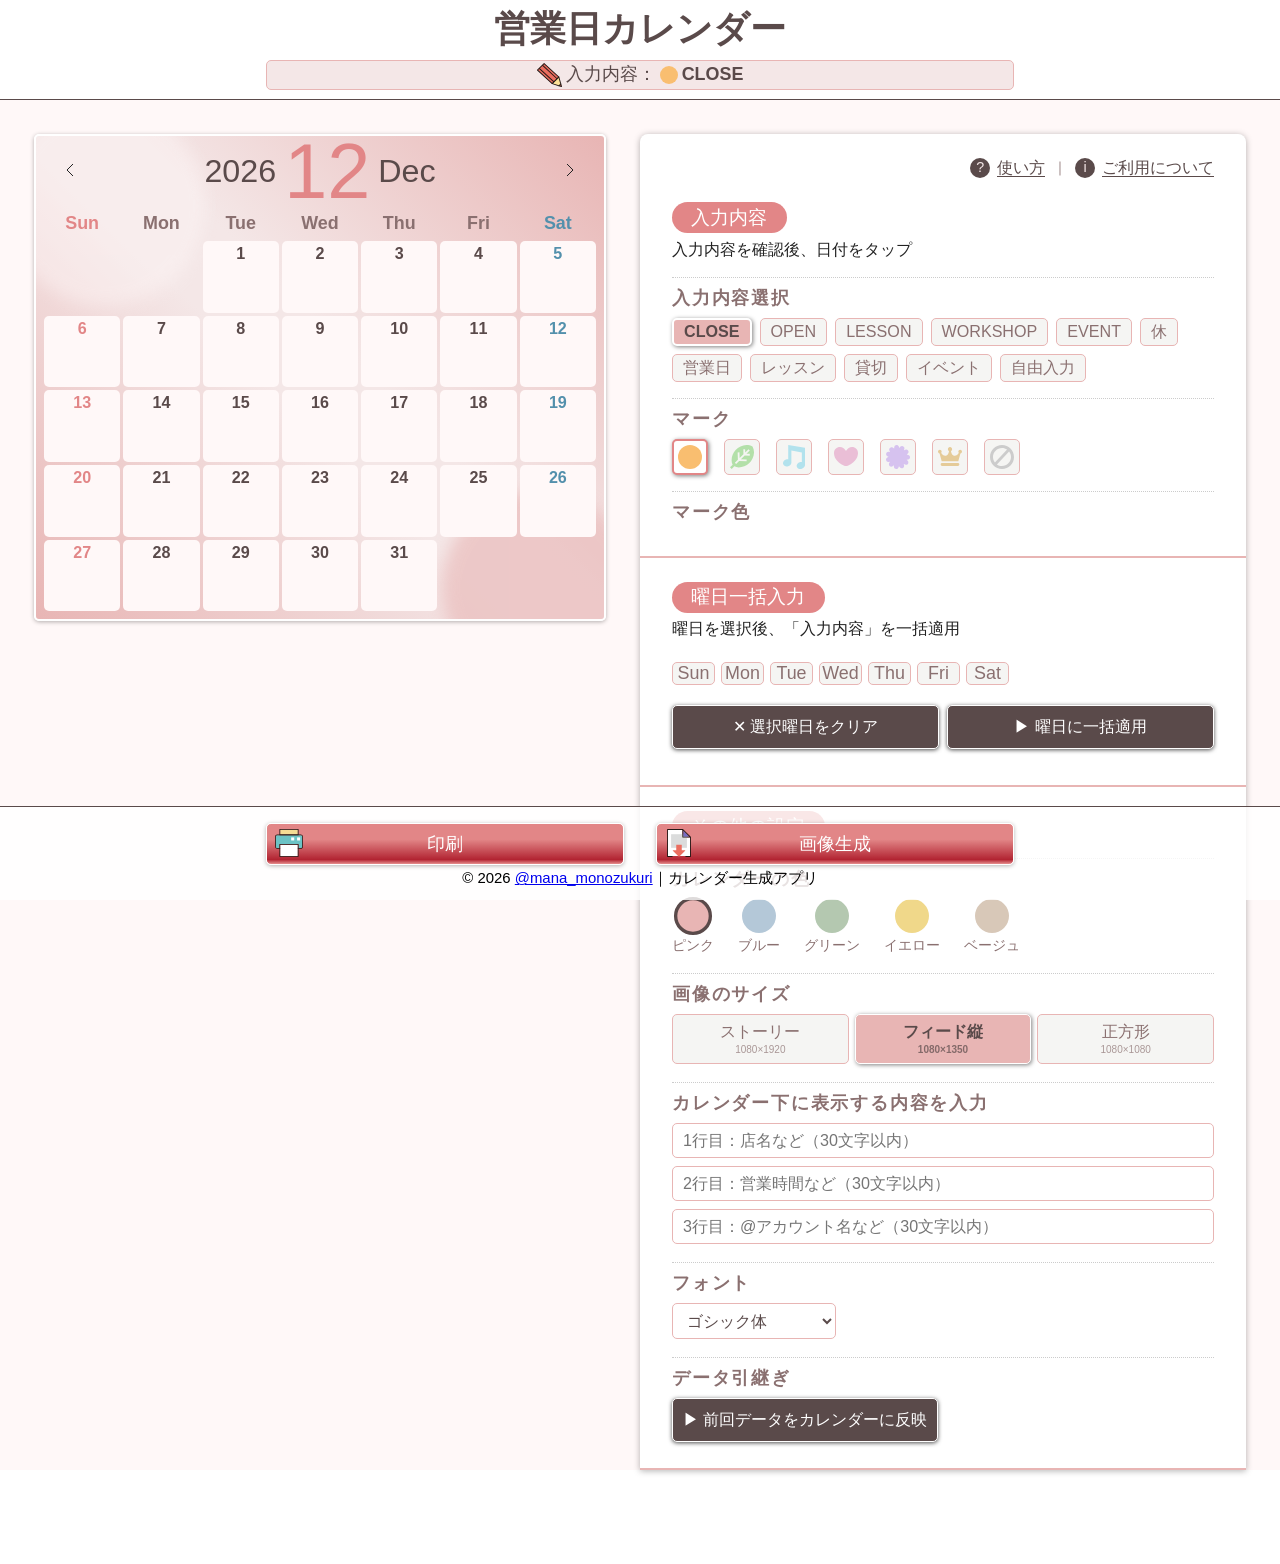
<file: index.html>
<!doctype html>
<html lang="ja">
  <head>
    <meta charset="UTF-8" />
    <meta
      name="viewport"
      content="width=device-width, initial-scale=1.0, viewport-fit=cover"
    />
    <title>
      Instagram用営業日カレンダーを秒速で作成｜店舗・教室向け無料Webアプリ
    </title>

    <meta
      name="description"
      content="店舗・お教室・イベント主催者向け。Instagram投稿用の営業日カレンダー画像を秒速で作成できる無料Webアプリです。ストーリーズ・フィード用サイズにも対応。印刷用データとしても利用できます。"
    />

    <meta
      property="og:title"
      content="Instagram用営業日カレンダーを秒速で作成｜店舗・教室向け無料Webアプリ"
    />
    <meta
      property="og:description"
      content="店舗・お教室・イベント主催者向け。Instagram投稿用の営業日カレンダー画像を秒速で作成できる無料Webアプリです。ストーリーズ・フィード用サイズにも対応。印刷用データとしても利用できます。"
    />
    <meta property="og:type" content="website" />
    <meta
      property="og:url"
      content="https://manauiux.github.io/calendar-app/"
    />
    <meta
      property="og:image"
      content="https://manauiux.github.io/calendar-app/img/ogp-image.jpg"
    />

    <meta
      property="og:site_name"
      content="Instagram用営業日カレンダーを秒速で作成｜店舗・教室向け無料Webアプリ"
    />
    <meta name="twitter:card" content="summary_large_image" />
    <meta
      name="twitter:title"
      content="Instagram用営業日カレンダーを秒速で作成｜店舗・教室向け無料Webアプリ"
    />
    <meta
      name="twitter:description"
      content="店舗・お教室・イベント主催者向け。Instagram投稿用の営業日カレンダー画像を秒速で作成できる無料Webアプリです。ストーリーズ・フィード用サイズにも対応。印刷用データとしても利用できます。"
    />
    <meta
      name="twitter:image"
      content="https://manauiux.github.io/calendar-app/img/ogp-image.jpg"
    />
    <meta name="robots" content="index,follow,max-image-preview:large" />

    <link rel="canonical" href="https://manauiux.github.io/calendar-app/" />
    <link rel="icon" type="image/png" href="favicon-96x96.png" sizes="96x96" />
    <link rel="icon" type="image/svg+xml" href="favicon.svg" />
    <link rel="shortcut icon" href="favicon.ico" />
    <link rel="apple-touch-icon" sizes="180x180" href="apple-touch-icon.png" />
    <link rel="manifest" href="site.webmanifest" />
    <link rel="stylesheet" href="css/calender.css" />

    <script type="application/ld+json">
      {
        "@context": "https://schema.org",
        "@type": "WebApplication",
        "name": "インスタ用営業日カレンダー作成アプリ",
        "url": "https://manauiux.github.io/calendar-app/",
        "description": "店舗・お教室・イベント主催者向け。Instagram投稿用の営業日カレンダー画像を秒速で作成できる無料Webアプリです。ストーリーズ・フィード用サイズにも対応。印刷用データとしても利用できます。",
        "applicationCategory": "Productivity",
        "operatingSystem": "All",
        "image": "https://manauiux.github.io/calendar-app/img/ogp-image.jpg",
        "offers": {
          "@type": "Offer",
          "price": "0",
          "priceCurrency": "JPY"
        }
      }
    </script>
  </head>

  <body>
    <header>
      <h1>営業日カレンダー</h1>
      <p class="current-sel">
        <img
          class="icon-pencil"
          src="img/pencil.svg"
          alt=""
          width="24"
          height="24"
        />
        入力内容：
        <span class="sel-dot" id="selDot"></span>
        <span id="selText">定休日</span>
      </p>
    </header>
    <main class="app" id="app">
      <div class="split_left">
        <!-- CALENDAR -->
        <div class="cal-wrap">
          <div class="cal-nav">
            <button class="cal-nav-btn" onclick="changeMonth(-1)">
              <img src="img/back.svg" alt="前月" />
            </button>
            <div class="cal-month" id="calMonth">
              <span class="year">年</span>
              <span class="month-num">月</span>
              <span class="month-name">month name</span>
            </div>
            <button class="cal-nav-btn" onclick="changeMonth(1)">
              <img src="img/next.svg" alt="次月" />
            </button>
          </div>
          <div class="cal-grid" id="calGrid"></div>
        </div>
        <div class="cal-footer" id="calFooter" hidden></div>
      </div>
      <div class="spit_right">
        <section id="input_area01">
          <p class="howbtn">
            <span class="howbtn-icon">? </span><a href="how.html">使い方</a>
            <span class="howbtn-sep" aria-hidden="true">｜</span
            ><span class="howbtn-icon">i</span
            ><a href="guideline.html">ご利用について</a>
          </p>
          <h2><span>入力内容</span>入力内容を確認後、日付をタップ</h2>
          <!-- ITEM SELECTION -->
          <article class="section">
            <h3 class="sec-label">入力内容選択</h3>
            <div class="chip-row" id="chipRow"></div>
            <input
              class="custom-input"
              id="customInput"
              type="text"
              placeholder="表示するテキストを入力（最大6文字）"
              maxlength="6"
            />
            <h3 class="sec-label marktype">マーク</h3>
            <div class="mark-row" id="markRow"></div>
            <h3 class="sec-label markcolor">マーク色</h3>
            <div class="dot-row" id="dotRow"></div>
          </article>
        </section>
        <section id="input_area02">
          <h2><span>曜日一括入力</span>曜日を選択後、「入力内容」を一括適用</h2>
          <!-- BULK -->
          <div class="bulk-section">
            <div class="bulk-dow-row" id="bulkRow"></div>
            <div class="bulk-actions">
              <button class="bulk-clear-btn" onclick="clearBulk()">
                ✕ 選択曜日をクリア
              </button>
              <button class="bulk-apply-btn" onclick="applyBulk()">
                ▶ 曜日に一括適用
              </button>
            </div>
          </div>
        </section>
        <section id="input_area03">
          <h2><span>その他の設定</span></h2>
          <!-- THEME -->
          <div class="section">
            <h3 class="sec-label">カレンダーの色</h3>
            <div class="theme-row" id="themeRow"></div>
          </div>

          <!-- SIZE -->
          <div class="section">
            <h3 class="sec-label">画像のサイズ</h3>
            <div class="size-row">
              <button
                class="size-btn"
                data-size="story"
                onclick="setSize('story', this)"
              >
                ストーリー<br /><span style="font-size: 10px; opacity: 0.7"
                  >1080×1920</span
                >
              </button>
              <button
                class="size-btn active"
                data-size="feed"
                onclick="setSize('feed', this)"
              >
                フィード縦<br /><span style="font-size: 10px; opacity: 0.7"
                  >1080×1350</span
                >
              </button>
              <button
                class="size-btn"
                data-size="sq"
                onclick="setSize('sq', this)"
              >
                正方形<br /><span style="font-size: 10px; opacity: 0.7"
                  >1080×1080</span
                >
              </button>
            </div>
          </div>

          <!-- LOGO -->
          <div class="section">
            <h3 class="sec-label">カレンダー下に表示する内容を入力</h3>
            <div class="input-row">
              <input
                class="text-in"
                id="logoText"
                placeholder="1行目：店名など（30文字以内）"
                maxlength="30"
              />
              <input
                class="text-in"
                id="logoText02"
                placeholder="2行目：営業時間など（30文字以内）"
                maxlength="30"
              />
              <input
                class="text-in"
                id="accountText"
                placeholder="3行目：@アカウント名など（30文字以内）"
                maxlength="30"
              />
            </div>
          </div>

          <!-- FONT -->
          <div class="section">
            <h3 class="sec-label">フォント</h3>
            <select class="text-in" id="fontSel">
              <option value="'Noto Sans JP',sans-serif">ゴシック体</option>
              <option value="'Shippori Mincho',serif">明朝体</option>
              <option value="Georgia,serif">英字（Georgia）</option>
            </select>
          </div>
          <div class="section">
            <h3 class="sec-label">データ引継ぎ</h3>
            <button class="restore-btn" onclick="restoreData()">
              ▶ 前回データをカレンダーに反映
            </button>
          </div>
        </section>
      </div>
    </main>
    <footer>
      <button type="button" class="print-btn" onclick="printCalendar()">
        印刷
      </button>
      <button type="button" class="export-btn" onclick="exportImage()">
        画像生成
      </button>
      <small
        >&copy; 2026
        <a href="https://www.instagram.com/mana_monozukuri/" target="_blank"
          >@mana_monozukuri</a
        >｜カレンダー生成アプリ</small
      >
    </footer>
    <div class="print-area" id="printArea">
      <img id="printImg" alt="カレンダー印刷用画像" />
    </div>

    <div class="modal-bg" id="modalBg">
      <div class="modal">
        <button
          type="button"
          class="modal-x"
          aria-label="閉じる"
          onclick="closeModal()"
        >
          ×
        </button>
        <h3>📸 画像生成完了！！</h3>
        <img id="exportImg" class="export-img" alt="生成されたカレンダー画像" />

        <div class="modal-hint">
          <b>📱 iPhone / iPad</b>：画像を<b>長押し</b>→「写真に保存」<br />
          <b>🤖 Android</b>：画像を<b>長押し</b>→「画像をダウンロード」<br />
          <b>💻 PC</b>：画像を<b>右クリック</b>→「名前を付けて画像を保存」
        </div>
        <button type="button" class="modal-close" onclick="closeModal()">
          <span> × </span>閉じる
        </button>
      </div>
    </div>

    <script src="js/theme.js" defer></script>
    <script src="js/calender.js" defer></script>
  </body>
</html>
</file>
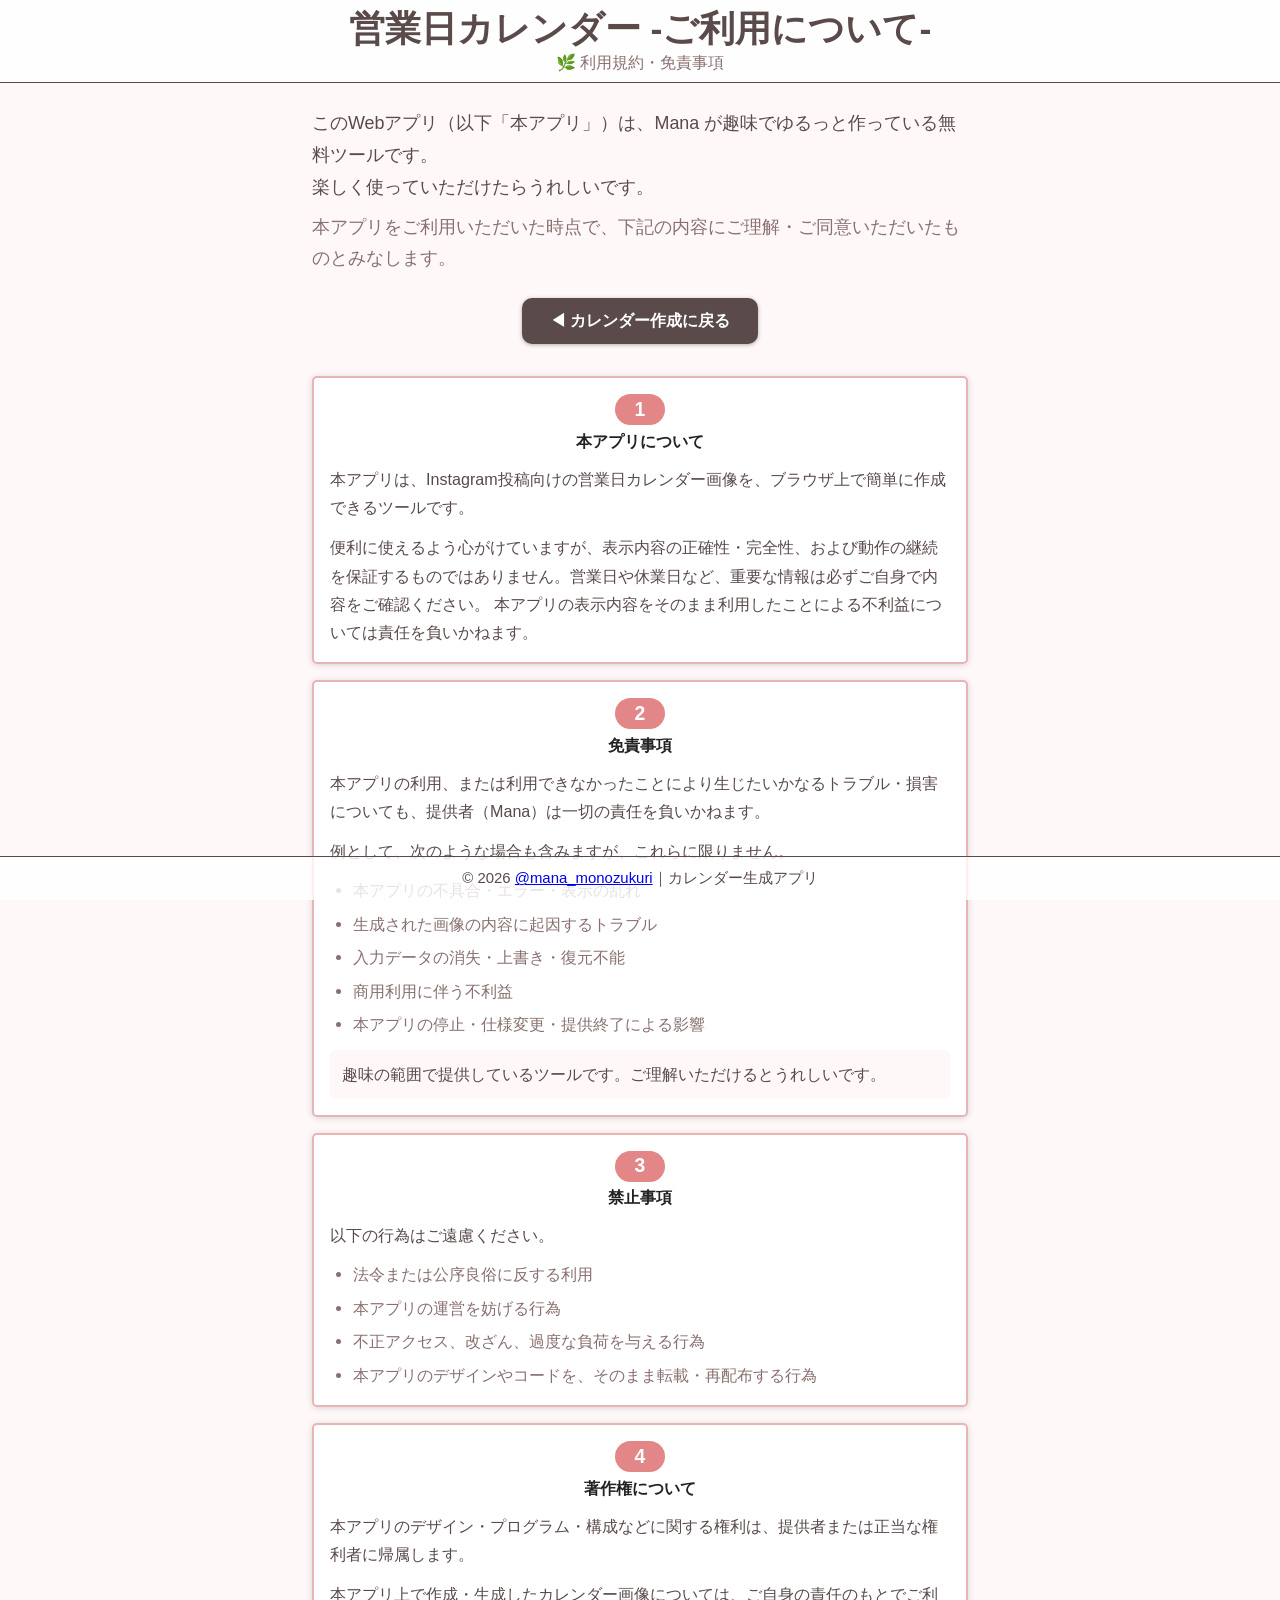
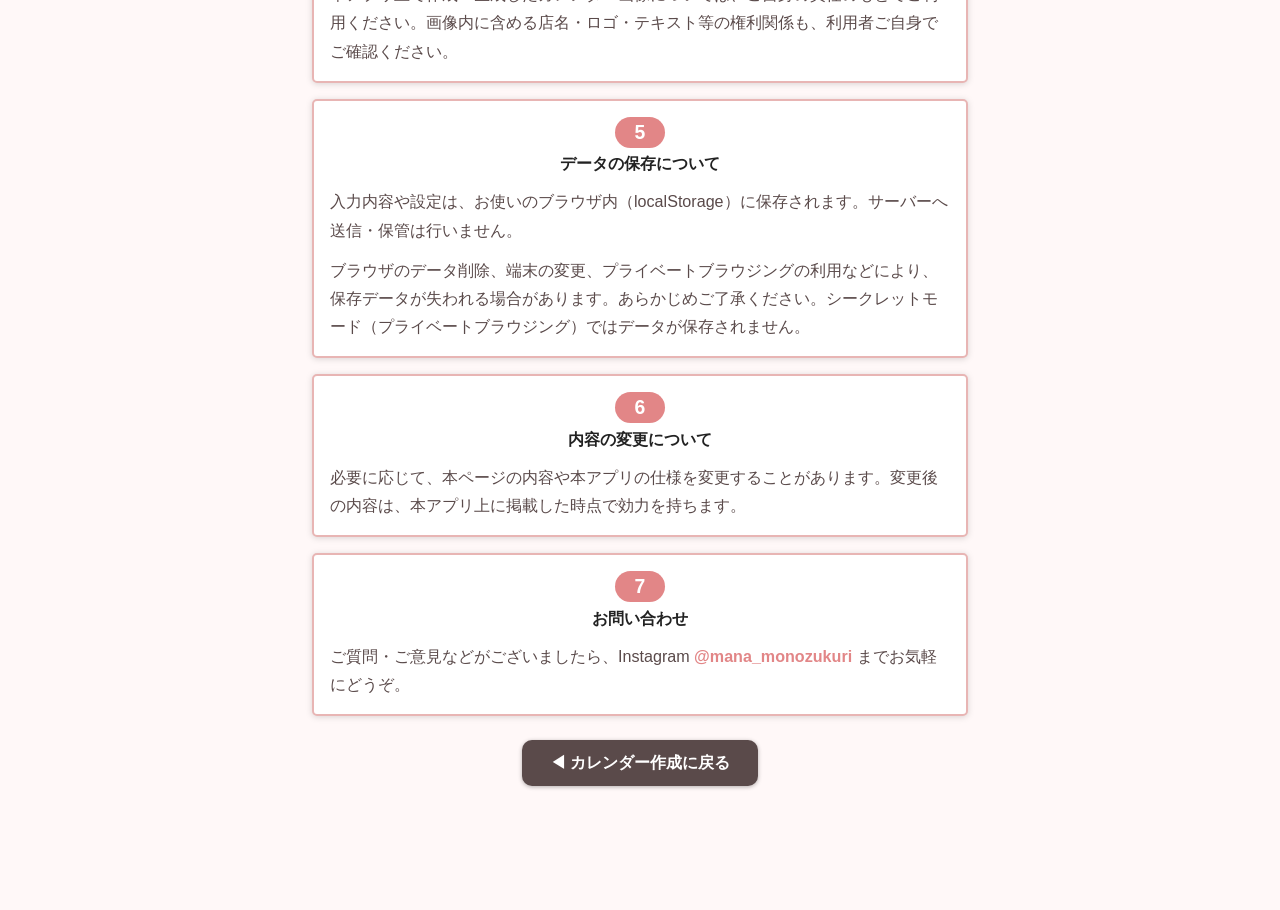
<file: guideline.html>
<!doctype html>
<html lang="ja">
  <head>
    <meta charset="UTF-8" />
    <meta
      name="viewport"
      content="width=device-width, initial-scale=1.0, viewport-fit=cover"
    />
    <title>ご利用にあたって｜Instagram用営業日カレンダー作成アプリ</title>
    <meta
      name="description"
      content="Instagram用営業日カレンダー作成アプリのご利用規約・免責事項など。無料Webアプリの利用条件をご確認ください。"
    />
    <link rel="icon" type="image/png" href="favicon-96x96.png" sizes="96x96" />
    <link rel="icon" type="image/svg+xml" href="favicon.svg" />
    <link rel="shortcut icon" href="favicon.ico" />
    <link rel="apple-touch-icon" sizes="180x180" href="apple-touch-icon.png" />
    <link rel="stylesheet" href="css/calender.css" />
    <link rel="stylesheet" href="css/guideline.css" />
  </head>

  <body>
    <script src="js/theme.js"></script>
    <header>
      <h1>営業日カレンダー -ご利用について-</h1>
      <p class="guide-header-sub">🌿 利用規約・免責事項</p>
    </header>

    <main class="guide-page">
      <p class="guide-lead">
        このWebアプリ（以下「本アプリ」）は、Mana
        が趣味でゆるっと作っている無料ツールです。<br />
        楽しく使っていただけたらうれしいです。
      </p>
      <p class="guide-lead-note">
        本アプリをご利用いただいた時点で、下記の内容にご理解・ご同意いただいたものとみなします。
      </p>

      <div class="guide-cta-top">
        <a class="guide-cta-btn" href="index.html">◀ カレンダー作成に戻る</a>
      </div>

      <section class="guide-section" id="about">
        <h2><span>1</span>本アプリについて</h2>
        <p>
          本アプリは、Instagram投稿向けの営業日カレンダー画像を、ブラウザ上で簡単に作成できるツールです。
        </p>
        <p>
          便利に使えるよう心がけていますが、表示内容の正確性・完全性、および動作の継続を保証するものではありません。営業日や休業日など、重要な情報は必ずご自身で内容をご確認ください。
          本アプリの表示内容をそのまま利用したことによる不利益については責任を負いかねます。
        </p>
      </section>

      <section class="guide-section" id="disclaimer">
        <h2><span>2</span>免責事項</h2>
        <p>
          本アプリの利用、または利用できなかったことにより生じたいかなるトラブル・損害についても、提供者（Mana）は一切の責任を負いかねます。
        </p>
        <p>例として、次のような場合も含みますが、これらに限りません。</p>
        <ul class="guide-list">
          <li>本アプリの不具合・エラー・表示の乱れ</li>
          <li>生成された画像の内容に起因するトラブル</li>
          <li>入力データの消失・上書き・復元不能</li>
          <li>商用利用に伴う不利益</li>
          <li>本アプリの停止・仕様変更・提供終了による影響</li>
        </ul>
        <p class="guide-note">
          趣味の範囲で提供しているツールです。ご理解いただけるとうれしいです。
        </p>
      </section>

      <section class="guide-section" id="prohibited">
        <h2><span>3</span>禁止事項</h2>
        <p>以下の行為はご遠慮ください。</p>
        <ul class="guide-list">
          <li>法令または公序良俗に反する利用</li>
          <li>本アプリの運営を妨げる行為</li>
          <li>不正アクセス、改ざん、過度な負荷を与える行為</li>
          <li>本アプリのデザインやコードを、そのまま転載・再配布する行為</li>
        </ul>
      </section>

      <section class="guide-section" id="copyright">
        <h2><span>4</span>著作権について</h2>
        <p>
          本アプリのデザイン・プログラム・構成などに関する権利は、提供者または正当な権利者に帰属します。
        </p>
        <p>
          本アプリ上で作成・生成したカレンダー画像については、ご自身の責任のもとでご利用ください。画像内に含める店名・ロゴ・テキスト等の権利関係も、利用者ご自身でご確認ください。
        </p>
      </section>

      <section class="guide-section" id="data">
        <h2><span>5</span>データの保存について</h2>
        <p>
          入力内容や設定は、お使いのブラウザ内（localStorage）に保存されます。サーバーへ送信・保管は行いません。
        </p>
        <p>
          ブラウザのデータ削除、端末の変更、プライベートブラウジングの利用などにより、保存データが失われる場合があります。あらかじめご了承ください。シークレットモード（プライベートブラウジング）ではデータが保存されません。
        </p>
      </section>

      <section class="guide-section" id="changes">
        <h2><span>6</span>内容の変更について</h2>
        <p>
          必要に応じて、本ページの内容や本アプリの仕様を変更することがあります。変更後の内容は、本アプリ上に掲載した時点で効力を持ちます。
        </p>
      </section>

      <section class="guide-section guide-contact" id="contact">
        <h2><span>7</span>お問い合わせ</h2>
        <p>
          ご質問・ご意見などがございましたら、Instagram
          <a
            href="https://www.instagram.com/mana_monozukuri/"
            target="_blank"
            rel="noopener noreferrer"
            >@mana_monozukuri</a
          >
          までお気軽にどうぞ。
        </p>
      </section>

      <div class="guide-cta-top">
        <a class="guide-cta-btn" href="index.html">◀ カレンダー作成に戻る</a>
      </div>
    </main>

    <footer>
      <small
        >&copy; 2026
        <a
          href="https://www.instagram.com/mana_monozukuri/"
          target="_blank"
          rel="noopener noreferrer"
          >@mana_monozukuri</a
        >｜カレンダー生成アプリ</small
      >
    </footer>
  </body>
</html>
</file>
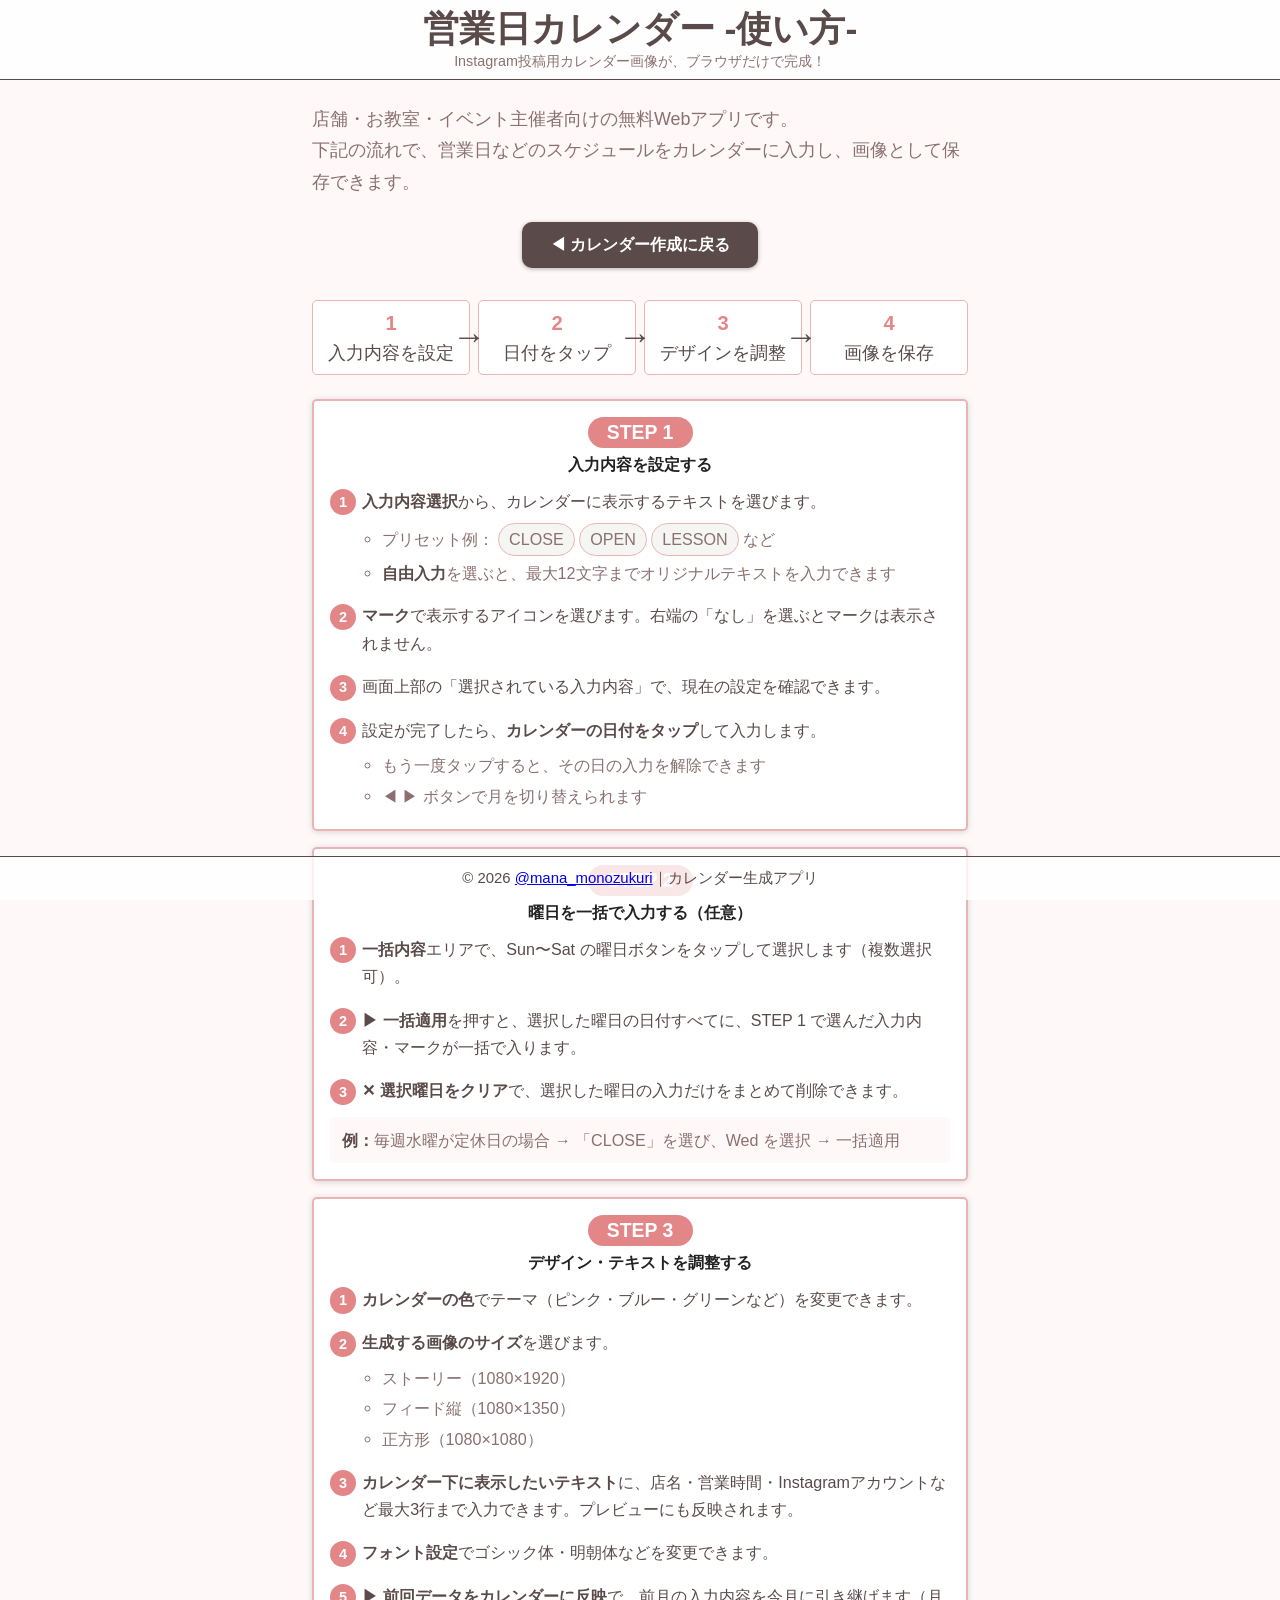
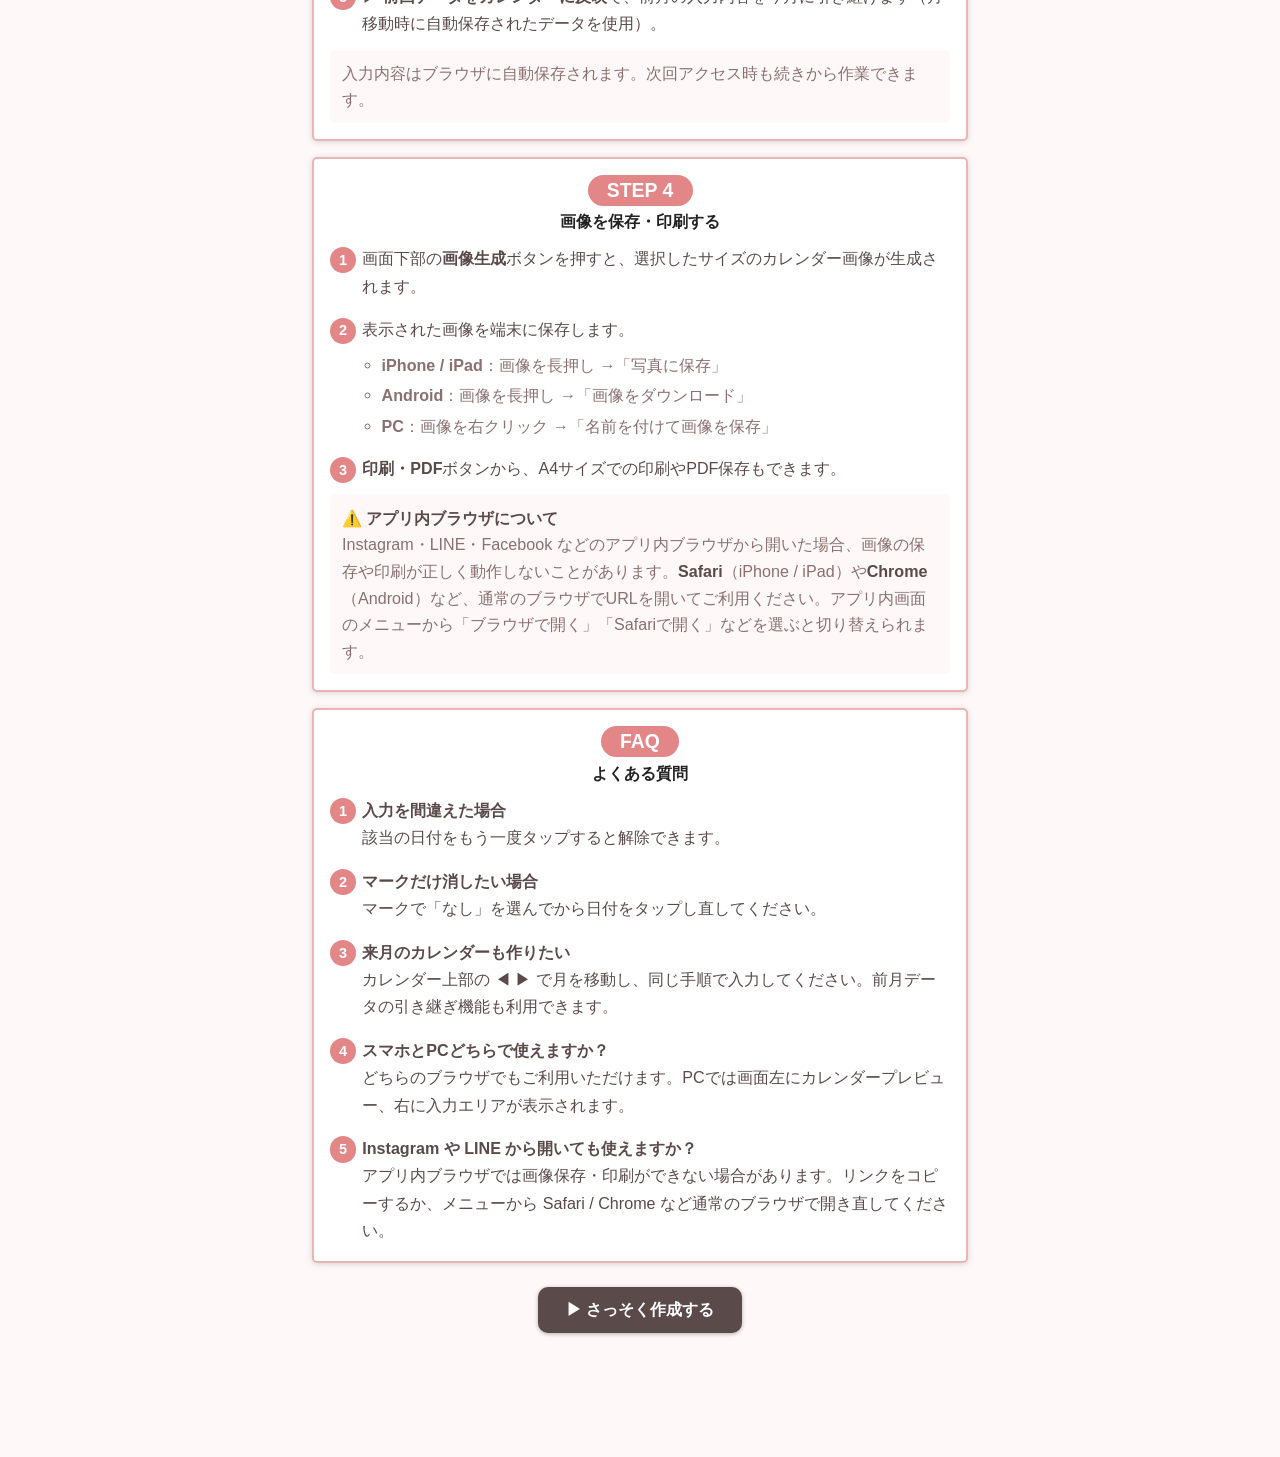
<file: how.html>
<!doctype html>
<html lang="ja">
  <head>
    <meta charset="UTF-8" />
    <meta name="viewport" content="width=device-width, initial-scale=1.0, viewport-fit=cover" />
    <title>使い方｜Instagram用営業日カレンダー作成アプリ</title>
    <meta
      name="description"
      content="Instagram用営業日カレンダー作成アプリの使い方ガイド。入力内容の設定、一括適用、画像生成・印刷までの手順を説明します。"
    />
    <link rel="icon" type="image/png" href="favicon-96x96.png" sizes="96x96" />
    <link rel="icon" type="image/svg+xml" href="favicon.svg" />
    <link rel="shortcut icon" href="favicon.ico" />
    <link rel="apple-touch-icon" sizes="180x180" href="apple-touch-icon.png" />
    <link rel="stylesheet" href="css/calender.css" />
    <link rel="stylesheet" href="css/how.css" />
  </head>

  <body>
    <script src="js/theme.js"></script>
    <header>
      <h1>営業日カレンダー -使い方-</h1>
      <p class="how-header-sub">
        Instagram投稿用カレンダー画像が、ブラウザだけで完成！
      </p>
    </header>

    <main class="how-page">
      <p class="how-lead">
        店舗・お教室・イベント主催者向けの無料Webアプリです。<br />
        下記の流れで、営業日などのスケジュールをカレンダーに入力し、画像として保存できます。
      </p>

      <div class="how-cta-top">
        <a class="how-cta-btn" href="index.html">◀ カレンダー作成に戻る</a>
      </div>

      <ol class="how-flow" aria-label="作成の流れ">
        <li class="how-flow-item">
          <span><em>1</em>入力内容を設定</span>
        </li>
        <li class="how-flow-item">
          <span><em>2</em>日付をタップ</span>
        </li>
        <li class="how-flow-item">
          <span><em>3</em>デザインを調整</span>
        </li>
        <li class="how-flow-item">
          <span><em>4</em>画像を保存</span>
        </li>
      </ol>

      <section class="how-section" id="step-input">
        <h2><span>STEP 1</span>入力内容を設定する</h2>
        <ol class="how-steps">
          <li>
            <strong>入力内容選択</strong
            >から、カレンダーに表示するテキストを選びます。
            <ul class="how-sublist">
              <li>
                プリセット例：
                <span class="how-chip-sample">CLOSE</span>
                <span class="how-chip-sample">OPEN</span>
                <span class="how-chip-sample">LESSON</span>
                など
              </li>
              <li>
                <strong>自由入力</strong
                >を選ぶと、最大12文字までオリジナルテキストを入力できます
              </li>
            </ul>
          </li>
          <li>
            <strong>マーク</strong>で表示するアイコンを選びます。右端の「なし」を選ぶとマークは表示されません。
          </li>
          <li>
            画面上部の「選択されている入力内容」で、現在の設定を確認できます。
          </li>
          <li>
            設定が完了したら、<strong>カレンダーの日付をタップ</strong>して入力します。
            <ul class="how-sublist">
              <li>もう一度タップすると、その日の入力を解除できます</li>
              <li>◀ ▶ ボタンで月を切り替えられます</li>
            </ul>
          </li>
        </ol>
      </section>

      <section class="how-section" id="step-bulk">
        <h2><span>STEP 2</span>曜日を一括で入力する（任意）</h2>
        <ol class="how-steps">
          <li>
            <strong>一括内容</strong>エリアで、Sun〜Sat
            の曜日ボタンをタップして選択します（複数選択可）。
          </li>
          <li>
            <strong>▶ 一括適用</strong
            >を押すと、選択した曜日の日付すべてに、STEP 1
            で選んだ入力内容・マークが一括で入ります。
          </li>
          <li>
            <strong>✕ 選択曜日をクリア</strong
            >で、選択した曜日の入力だけをまとめて削除できます。
          </li>
        </ol>
        <p class="how-note">
          <b>例：</b>毎週水曜が定休日の場合 → 「CLOSE」を選び、Wed を選択 →
          一括適用
        </p>
      </section>

      <section class="how-section" id="step-settings">
        <h2><span>STEP 3</span>デザイン・テキストを調整する</h2>
        <ol class="how-steps">
          <li>
            <strong>カレンダーの色</strong
            >でテーマ（ピンク・ブルー・グリーンなど）を変更できます。
          </li>
          <li>
            <strong>生成する画像のサイズ</strong>を選びます。
            <ul class="how-sublist">
              <li>ストーリー（1080×1920）</li>
              <li>フィード縦（1080×1350）</li>
              <li>正方形（1080×1080）</li>
            </ul>
          </li>
          <li>
            <strong>カレンダー下に表示したいテキスト</strong
            >に、店名・営業時間・Instagramアカウントなど最大3行まで入力できます。プレビューにも反映されます。
          </li>
          <li>
            <strong>フォント設定</strong
            >でゴシック体・明朝体などを変更できます。
          </li>
          <li>
            <strong>▶ 前回データをカレンダーに反映</strong
            >で、前月の入力内容を今月に引き継げます（月移動時に自動保存されたデータを使用）。
          </li>
        </ol>
        <p class="how-note">
          入力内容はブラウザに自動保存されます。次回アクセス時も続きから作業できます。
        </p>
      </section>

      <section class="how-section" id="step-export">
        <h2><span>STEP 4</span>画像を保存・印刷する</h2>
        <ol class="how-steps">
          <li>
            画面下部の<strong>画像生成</strong>ボタンを押すと、選択したサイズのカレンダー画像が生成されます。
          </li>
          <li>
            表示された画像を端末に保存します。
            <ul class="how-sublist">
              <li><b>iPhone / iPad</b>：画像を長押し →「写真に保存」</li>
              <li><b>Android</b>：画像を長押し →「画像をダウンロード」</li>
              <li><b>PC</b>：画像を右クリック →「名前を付けて画像を保存」</li>
            </ul>
          </li>
          <li>
            <strong>印刷・PDF</strong
            >ボタンから、A4サイズでの印刷やPDF保存もできます。
          </li>
        </ol>
        <p class="how-note">
          <b>⚠️ アプリ内ブラウザについて</b><br />
          Instagram・LINE・Facebook
          などのアプリ内ブラウザから開いた場合、画像の保存や印刷が正しく動作しないことがあります。<b>Safari</b>（iPhone /
          iPad）や<b>Chrome</b>（Android）など、通常のブラウザでURLを開いてご利用ください。アプリ内画面のメニューから「ブラウザで開く」「Safariで開く」などを選ぶと切り替えられます。
        </p>
      </section>

      <section class="how-section" id="faq">
        <h2><span>FAQ</span>よくある質問</h2>
        <ol class="how-steps">
          <li>
            <strong>入力を間違えた場合</strong><br />
            該当の日付をもう一度タップすると解除できます。
          </li>
          <li>
            <strong>マークだけ消したい場合</strong><br />
            マークで「なし」を選んでから日付をタップし直してください。
          </li>
          <li>
            <strong>来月のカレンダーも作りたい</strong><br />
            カレンダー上部の ◀ ▶
            で月を移動し、同じ手順で入力してください。前月データの引き継ぎ機能も利用できます。
          </li>
          <li>
            <strong>スマホとPCどちらで使えますか？</strong><br />
            どちらのブラウザでもご利用いただけます。PCでは画面左にカレンダープレビュー、右に入力エリアが表示されます。
          </li>
          <li>
            <strong>Instagram や LINE から開いても使えますか？</strong><br />
            アプリ内ブラウザでは画像保存・印刷ができない場合があります。リンクをコピーするか、メニューから Safari /
            Chrome など通常のブラウザで開き直してください。
          </li>
        </ol>
      </section>

      <div class="how-cta-top">
        <a class="how-cta-btn" href="index.html">▶ さっそく作成する</a>
      </div>
    </main>

    <footer>
      <small
        >&copy; 2026
        <a
          href="https://www.instagram.com/mana_monozukuri/"
          target="_blank"
          rel="noopener noreferrer"
          >@mana_monozukuri</a
        >｜カレンダー生成アプリ</small
      >
    </footer>
  </body>
</html>
</file>
<file: css/calender.css>
* { box-sizing: border-box; margin: 0; padding: 0; }
.theme-pink { --bg: #f4e7e7; --calbg: linear-gradient( -135deg, #e8b5b4 0%, #f4e7e7 45%, #f4e7e7 55%, #e8b5b4 100% );
  --fixbg: rgba(255,255,255,0.8); 
  --gradient-btn: linear-gradient( 180deg, #e28687 38.46%, #b22432 88.94%, #e28687 99.04% );
  --surf: #fff8f8; --bdr: #e8b5b4; --tx: #5a4a4a; --txs: #8a7070; --acc: #e28687; --sun: #e28687; --sat: #5390ac; } 
.theme-blue { --bg: #e3ecef; --calbg: linear-gradient( -135deg, #b4c8d8 0%, #e3ecef 45%, #e3ecef 55%, #b4c8d8 100% );
  --fixbg: rgba(255,255,255,0.8); 
  --gradient-btn: linear-gradient( 180deg, #6b8e9e 38.46%, #3a4856 88.94%, #6b8e9e 99.04% );
  --surf: #f0f5f7; --bdr: #b4c8d8; --tx: #3a4856; --txs: #6a7880; --acc: #6b8e9e; --sun: #e28687; --sat: #5390ac;}
.theme-green { --bg: #e6ebe5; --calbg: linear-gradient( -135deg, #b4c8b0 0%, #e6ebe5 45%, #e6ebe5 55%, #b4c8b0 100% ); --surf: #f0f4ef; 
  --fixbg: rgba(255,255,255,0.8); 
  --gradient-btn: linear-gradient( 180deg, #768f72 38.46%, #434a42 88.94%, #768f72 99.04% );
  --bdr: #b4c8b0; --tx: #434a42; --txs: #707a6f; --acc: #768f72; --sun: #e28687; --sat: #5390ac; }
.theme-yellow { --bg: #fbf6e4; --calbg: linear-gradient( -135deg, #f0d88a 0%, #fbf6e4 45%, #fbf6e4 55%, #f0d88a 100% ); --surf: #fffdf0; 
  --fixbg: rgba(255,255,255,0.8); 
  --gradient-btn: linear-gradient( 180deg, rgb(216, 180, 22) 38.46%, #ba8c20 88.94%, rgb(216, 180, 22) 99.04% );
  --bdr: #f0d88a; --tx: #524e42; --txs: #888070; --acc: #ba8c20; --sun: #e28687; --sat: #5390ac; }
.theme-beige { --bg: #efe8dd; --calbg: linear-gradient( -135deg, #d8c8b8 0%, #efe8dd 45%, #efe8dd 55%, #d8c8b8 100% ); --surf: #f9f4ee;
  --fixbg: rgba(255,255,255,0.8); 
  --gradient-btn: linear-gradient( 180deg, #8a7060 38.46%, #5a5048 88.94%, #8a7060 99.04% );
  --bdr: #d8c8b8; --tx: #5a5048; --txs: #8a7a70; --acc: #8a7060; --sun: #e28687; --sat: #5390ac; }

:root {
  --bg_base: #fff;
  --safe-top: env(safe-area-inset-top, 0px);
  --safe-bottom: env(safe-area-inset-bottom, 0px);
  --font: "Noto Sans JP", sans-serif;
}

html { font-size: 62.5%; }
body { font-size: 1.6rem; font-family: var(--font, "Noto Sans JP", sans-serif); font-weight: 400; font-style: normal; }

/*Titles*/
h1 { font-size: 1.4em; display: flex; align-items: center; justify-content: center; padding: 0; width: 100%; line-height: 1em; position: relative; color: var(--tx);}
h2 { font-size: 0.9em; font-weight: normal; color: #222; display: flex; flex-direction: column; align-items: flex-start; gap: 0.35em; }
h2 span { font-size: 1.2em; color: #fff; background-color: var(--acc); display: inline-block; padding: 0.3em 1em; border-radius: 0.8em; line-height: 1em; }

/*fonts*/
.jn_sans { font-family: "Noto Sans JP", "Hiragino Sans", "Hiragino Kaku Gothic ProN", "Yu Gothic", "Meiryo", sans-serif; font-weight: 400; font-style: normal; }
.jn_mincho { font-family: "Hiragino Mincho ProN", "Hiragino Mincho Pro", "Yu Mincho", "MS PMincho", sans-serif; font-weight: 400; font-style: normal; }
.en { font-family: "EB Garamond", "Noto Serif JP", "Hiragino Serif", "Hiragino Mincho ProN", "Hiragino Mincho Pro", "Yu Mincho", "MS PMincho", serif; font-weight: normal; font-style: normal; }

.app { max-width: 100%; min-height: 100vh; background: var(--surf); color: var(--tx); font-family: inherit; transition: background 0.3s; padding: 16px clamp(0px, (100vw - 390px) * 999, calc(50% - 195px)) calc(72px + var(--safe-bottom)); }
.spit_right{filter: drop-shadow(0 1px 3px rgba(3,3,3,0.3));}
header { padding: calc(8px + var(--safe-top)) clamp(0px, (100vw - 390px) * 999, calc(50% - 195px)) 6px; position: sticky; margin: 0 auto; height: auto; top: 0; z-index: 100; background:var(--fixbg); display: flex; align-items: center; justify-content: center; flex-wrap: wrap; box-sizing: border-box; border-bottom: 1px solid var(--txs); gap: 4px; border-bottom: 1px solid var(--tx); font-family: inherit; }


footer { padding: 8px clamp(0px, (100vw - 390px) * 999, calc(50% - 195px)) calc(8px + var(--safe-bottom)); position: sticky; margin: 0 auto; bottom: 0; z-index: 100; background: rgba(255, 255, 255, 0.7); display: flex; align-items: top; justify-content: center; flex-wrap: wrap; border-top: 1px solid var(--tx); background:var(--fixbg); font-family: inherit; }
footer small { display: block; width: 100%; padding-bottom: 4px; text-align: center; }

#input_area01 { margin: 16px 0 0 0; padding: 16px; background-color: var(--bg_base); border-bottom: 2px solid var(--bdr);  border-radius: 8px 8px 0 0;}
#input_area02, #input_area03 { margin: 0; padding: 16px; border-bottom: 2px solid var(--bdr); background-color: var(--bg_base); }
#input_area03 .section { border-bottom: 2px solid #fff; }

.howbtn{ width: 100%; display: flex; justify-content: flex-end; align-items: center; margin-bottom: 16px; line-height: 1em; gap: 4px; flex-wrap: wrap; margin-bottom: 24px; }
.howbtn a{font-size: 0.9em; text-decoration: none; color:var(--tx); border-bottom: 1px solid var(--tx); }
.howbtn-sep { font-size: 0.8em; color: var(--txs); margin: 0 4px; }
.howbtn-icon { font-size: 0.8em; width: 1.4em; height: 1.4em; border-radius: 50%; background-color: var(--tx); color: var(--bg); display: flex; justify-content: center; align-items: center; margin-right: 0.2em; flex-shrink: 0; }

.section { padding: 0;}
.sec-label {font-size: 1em; letter-spacing: 0.1em; color: var(--txs); margin: 16px 0 8px 0;  border-top:1px dotted #ccc; padding: 8px 0 0 0;}


/* CURRENT SEL */
.current-sel { width: 100%; font-size: 1em; display: flex; align-items: center; justify-content: center; flex-wrap: wrap; gap: 4px; margin: 0 8px; line-height: 1.2; background-color: var(--bg); border-radius: 5px; margin: 8px 16px 4px 16px; border: 1px solid var(--bdr); color: var(--tx);}
.sel-dot { flex-shrink: 0; display: inline-flex; align-items: center; }
.icon-pencil { margin: 2px 0 ;width: 1.4em; height: auto; flex-shrink: 0; display: block; }

/* THEME BTNS */
.theme-row { display: flex; gap: 24px; flex-wrap: wrap; }
.theme-btn-wrap { display: flex; flex-direction: column; align-items: center; gap: 3px; cursor: pointer; }
.theme-btn { width: 34px; height: 34px; border-radius: 50%; border: 3px solid transparent; transition: transform 0.15s, border-color 0.15s; }
.theme-btn.active { border-color: var(--tx); transform: scale(1.12); }
.theme-name { font-size: 0.8em; color: var(--txs); white-space: nowrap; }

/* CHIP BUTTONS — active = white bg with accent border */
.chip-row { display: flex; gap: 8px; flex-wrap: wrap; margin-bottom: 6px; }
.chip { padding: 2px 10px; border-radius: 5px; font-size: 0.9em; font-weight: 500; border: 1.5px solid var(--bdr); background: #f5f5f3; color: var(--txs); cursor: pointer; white-space: nowrap; transition: all 0.15s; font-family: inherit; }
.chip.active { background: var(--bdr); color: var(--tx); border:solid 2px #fff; font-weight: 700; box-shadow: 1px 1px 4px rgba(3, 3, 3, 0.5); }
.custom-input { background: var(--surf); border: 1px solid var(--bdr); color: var(--txs); border-radius: 5px; padding: 4px 10px; font-size: 0.9em; width: 100%; font-family: inherit; display: none; margin-top: 8px;  }
.custom-input::placeholder { color: var(--txs); opacity: 1; }

/* MARK BTNS */
.mark-row { display: flex; gap: 16px; flex-wrap: wrap; align-items: center; }
.mark-btn { min-width: 36px; height: 36px; padding: 4px; border-radius: 5px; border: 1.5px solid var(--bdr); background: #f5f5f3; cursor: pointer; line-height: 1; font-family: inherit; transition: all 0.15s; display: inline-flex; align-items: center; justify-content: center; }
.mark-btn__icon { width: 24px; height: 24px; display: block; object-fit: contain; }
.mark-btn.active { background: #fff; border: solid 2px var(--acc); box-shadow: 1px 1px 4px rgba(3, 3, 3, 0.5); }

/* BULK SECTION */
.bulk-section { padding: 12px 0; }
.bulk-dow-row { display: flex; gap: 6px; flex-wrap: wrap; margin: 10px 0 20px 0; }
.bulk-dow-btn { width: 43px; height: auto; padding: 0 0.2em; border-radius: 5px;  font-size: 1em; border: 1px solid var(--bdr); background: #f5f5f3; color: var(--txs); cursor: pointer; transition: all 0.15s; font-family: inherit; display: flex; align-items: center; justify-content: center; }
.bulk-dow-btn.active { background: var(--bdr); color: var(--tx); border:solid 2px #fff; font-weight: 700; box-shadow: 1px 1px 4px rgba(3, 3, 3, 0.5);}
.bulk-actions { display: flex; gap: 8px; }
.bulk-apply-btn { box-shadow: 0 1px 4px rgba(3, 3, 3, 0.7); flex: 1; padding: 10px; border-radius: 5px; background: var(--tx); color: #fff; border: 1px solid #fff; font-size: 0.9em; cursor: pointer; font-family: inherit; transition: opacity 0.15s;}
.bulk-apply-btn:hover { opacity: 0.85; }
.bulk-clear-btn { box-shadow: 0 1px 4px rgba(3, 3, 3, 0.7); flex: 1; padding: 10px; border-radius: 5px; background: var(--tx); color: #fff; border: 1px solid #fff; font-size: 0.9em; cursor: pointer; font-family: inherit; transition: all 0.15s; }
.bulk-clear-btn:hover { opacity: 0.85; }

/* CALENDAR */
.cal-wrap { display: block; border-radius: 5px; margin: 0 16px; padding: 8px; background: var(--calbg, var(--surf)); border: 2px solid #fff; box-shadow: 0 1px 4px rgba(3, 3, 3, 0.3); position: relative; overflow: hidden; }
.cal-wrap::before { content: ""; position: absolute; bottom: -30px; right: -30px; width: 140px; height: 140px; background-color: var(--bdr); display: block; border-radius: 50%; z-index: 0; filter: blur(8px); opacity: 0.6; }
.cal-wrap::after { content: ""; position: absolute; top: -30px; left: -30px; width: 200px; height: 200px; background-color: var(--surf); opacity: 0.4; display: block; border-radius: 50%; z-index: 0; filter: blur(8px); }
.cal-nav { display: flex; align-items: center; justify-content: space-between; margin-bottom: 10px; line-height: 1em; padding: 8px 0; z-index: 2; position: relative; }
.cal-nav-btn { background: none; padding: 6px 14px; cursor: pointer; font-family: inherit; border: none; }
.cal-nav-btn img { width: 24px; height: 24px; }
.cal-month { font-size: 1.8em; display: flex; align-items: center; justify-content: center; }
.month-num { font-size: 2.4em; margin: 0 8px; color: var(--acc); font-weight: 500; }
.cal-grid { display: grid; grid-template-columns: repeat(7, 1fr); gap: 3px; }
.cal-dow { text-align: center; font-size: 1em; font-weight: 700; color: var(--txs); padding: 4px 0; z-index: 2; position: relative; }
.cal-dow.sun { color: var(--sun); }
.cal-dow.sat { color: var(--sat); }

/* DAY CELL — flex column, fully centered */
.cal-day { display: flex; flex-direction: column; align-items: center; justify-content: flex-start; border-radius: 5px; cursor: pointer; border: 1.5px solid transparent; background: var(--surf); transition: border-color 0.1s; overflow: hidden; min-height: 52px; padding: 3px 2px; gap: 1px; z-index: 2; }
.cal-day:hover { border-color: var(--acc); }
.cal-day.empty { background: transparent; cursor: default; border: none; }
.cal-day.has-content { border-color: var(--acc); }
.d-num { font-size: 0.9em; font-weight: 600; line-height: 1; text-align: center; margin-bottom: 4px; }
.is-sun .d-num { color: var(--sun); }
.is-sat .d-num { color: var(--sat); }
.d-mark-wrap { position: relative; display: flex; align-items: center; justify-content: center; flex: 1; width: 100%; min-height: 2em; margin-top: 3px; }
.d-mark__icon { width: 2.1em; height: 2.1em; max-width: 88%; display: block; object-fit: contain; }
.d-label { position: absolute; top: 50%; left: 50%; transform: translate(-50%, -50%); width: 78%; text-align: center; line-height: 1.15; word-break: break-all; padding: 0 1px; color: var(--tx); font-size: 0.42em; font-weight: 600; pointer-events: none; }
.d-mark-wrap--text-only { min-height: 1.6em; }
.d-mark-wrap--text-only .d-label { position: static; transform: none; width: 100%; font-size: 0.5em; }
.sel-dot__icon { width: 1em; height: 1em; display: block; object-fit: contain; }

.cal-footer { margin: 20px 16px 0; text-align: center; }
.cal-footer[hidden] { display: none; }
.cal-footer-line { font-size: 0.8em; font-weight: 400; line-height: 1.3; color: var(--tx); margin: 0; }
.cal-footer-line + .cal-footer-line { margin-top: 6px; }

/* SIZE / OTHER */
.size-row { display: flex; gap: 6px; }
.size-btn { flex: 1; padding: 8px 4px; border-radius: 5px; border: 1.5px solid var(--bdr); background: #f5f5f3; color: var(--txs); cursor: pointer; font-size: 0.9em; text-align: center; font-family: inherit; line-height: 1; transition: all 0.15s; }
.size-btn.active { background: var(--bdr); color: var(--tx); border-color: #fff; font-weight: 700; box-shadow: 1px 1px 4px rgba(3, 3, 3, 0.5); }
.input-row { display: flex; flex-direction: column; gap: 8px; }
.text-in { background: transparent; border: 1px solid var(--bdr); color: var(--tx); border-radius: 5px; padding: 7px 10px; font-size: 0.9em; flex: 1; font-family: inherit; }
.export-btn, .print-btn { display: block; width: 46%; margin: 4px auto; padding: 8px 12px; border-radius: 5px; background: var(--gradient-btn); color: #fff; border: 1.5px solid #fff; font-size: 1em; cursor: pointer; font-family: inherit; text-align: center; transition: opacity 0.15s; box-shadow: 0 1px 4px rgba(3, 3, 3, 0.3); opacity: 1; position: relative;  }
.export-btn::before, .print-btn::before { height: 100%; width: 28px; height: 28px; content: ""; position: absolute; display: block; top: 5px; left: 8px; background-position: center; background-size: 28px 28px; background-repeat: no-repeat; pointer-events: none; } .print-btn::before {
  background-image: url(../img/print.svg);
}
.export-btn::before { background-image: url(../img/img.svg); }
.export-btn:hover, .print-btn:hover {opacity: 0.85;}

.restore-btn { box-shadow: 0 1px 4px rgba(3, 3, 3, 0.7); flex: 1; padding: 10px; border-radius: 5px; background: var(--tx); color: #fff; border: 1px solid #fff; font-size: 0.9em; cursor: pointer; font-family: inherit; transition: opacity 0.15s;  }
.restore-btn :hover { opacity: 0.85; }

.print-area { display: none; }
.print-area img { display: block; margin: 0 auto; max-width: 100%; max-height: 100%; width: auto; height: auto; }


@media print {
  html,
  body {
    width: 210mm;
    height: 297mm;
    margin: 0 !important;
    padding: 0 !important;
    overflow: hidden !important;
    background: #fff;
  }
  body > *:not(.print-area) {
    display: none !important;
    height: 0 !important;
    overflow: hidden !important;
  }
  .print-area {
    display: flex !important;
    align-items: center;
    justify-content: center;
    position: static !important;
    width: 210mm;
    height: 297mm;
    max-height: 297mm;
    margin: 0;
    padding: 0;
    overflow: hidden;
    page-break-before: avoid;
    page-break-after: avoid;
    page-break-inside: avoid;
  }
  .print-area img {
    display: block !important;
    width: auto !important;
    height: auto !important;
    max-width: calc(210mm - 28mm) !important;
    max-height: calc(297mm - 28mm) !important;
    object-fit: contain;
    object-position: center center;
    page-break-before: avoid;
    page-break-after: avoid;
    page-break-inside: avoid;
    -webkit-print-color-adjust: exact;
    print-color-adjust: exact;
  }
  @page {
    size: A4 portrait;
    margin: 0;
  }
}
.modal-bg { position: fixed; inset: 0; background: rgba(0, 0, 0, 0.6); z-index: 9999; display: none; align-items: center; justify-content: center; padding: env(safe-area-inset-top, 24px) env(safe-area-inset-right, 0px) env(safe-area-inset-bottom, 0px) env(safe-area-inset-left, 0px); overflow-y: auto; -webkit-overflow-scrolling: touch; }
.modal-bg.open { display: flex; }
.modal { position: relative; background: #fff; border-radius: 16px; padding: 20px 10px; width: 92%; max-width: 360px; max-height: 90vh; overflow-y: auto; }
.modal-x { position: absolute; top: 8px; right: 8px; width: 32px; height: 32px; border: none; background: transparent; color: var(--txs); font-size: 2em; line-height: 1; cursor: pointer; font-family: inherit; display: flex; align-items: center; justify-content: center; border-radius: 50%; padding: 0; font-weight: bold;}
.modal-x:hover { background: rgba(0, 0, 0, 0.06); color: var(--tx); }
.modal h3 {position: relative; left: 8px; top: 8px; font-size: 1em; font-weight: normal; padding: 10px 20px; color: #fff; background-color: #5390ac; border-radius: 8px; display: inline-block; }
.modal h3::before{ content: ""; margin: 0; position: absolute; left: calc(50% - 15px); bottom: -19px; width: 30px; height: 20px; clip-path: polygon(0 0,70% 0%,100% 100%); background-color: #5390ac;; }
.modal-hint { font-size: 0.8em; color: #222; margin: 12px 0; line-height: 1.7; background: #f5f5f3; border-radius: 5px; padding: 10px 12px; }
.modal-hint b { color: var(--tx); }
.modal-close { width: 100%; padding: 10px; border-radius: 10px; background: var(--gradient-btn); color: #fff; border: none; font-size: 1em; cursor: pointer; font-family: inherit; margin-top: 10px; box-shadow: 0 1px 4px rgba(3, 3, 3, 0.3); display: flex; justify-content: center; align-items: center; flex-wrap: wrap; line-height: 1em; margin-bottom:90px;}
canvas { display: block; width: 100%; border-radius: 5px; margin-top: 24px; }
.export-img { display: block; width: 100%; height: auto; border-radius: 5px; margin-top: 24px; -webkit-touch-callout: default; user-select: none; min-height: 120px; background: var(--surf, #f5f5f5); }
.export-img:not([src]) { opacity: 0.5; }
.modal-close span{font-size: 1.4em; display: inline-block; margin-right: 0.4em; }


@media screen and (min-width: 1024px) and (orientation: landscape) {
  html { font-size: 70%; }
  #input_area01 { margin-top: 0; }

.app{display: block; position: relative; padding: 0; margin: 0; }
.split_left{width: 50vw; height: 100dvh; position: fixed;  top: 0; left: 0; z-index: 1; padding: calc(134px + var(--safe-top)) 34px calc(72px + var(--safe-bottom)) 34px; }
.spit_right{top:0; right: 0; padding: 0; z-index: 0; padding: 34px 34px 0 50vw;  }
#input_area01, #input_area02, #input_area03{padding: 24px 32px;}

header {padding: calc(12px + var(--safe-top)) clamp(0px, (100vw - 780px) * 999, calc(50% - 390px)) 8px; align-items: center; justify-content: center; height: 100px; }
h1 { font-size: 2em; }

.cal-wrap { margin: 0;}
.d-mark__icon { width: 2.7em; height: 2.7em; }
.d-label { font-size: 0.55em; }
.d-mark-wrap--text-only .d-label { font-size: 0.65em; }
.cal-day{min-height: 4em; }

.modal { position: relative; background: #fff; border-radius: 16px; padding: 20px 10px; width: 92%; max-width: 420px; max-height: 90vh; overflow-y: auto; }

footer { padding: 12px clamp(0px, (100vw - 780px) * 999, calc(50% - 390px)) calc(8px + var(--safe-bottom)); }
footer small { padding-bottom: 4px; }
.cal-wrap::before { bottom: -5vw; right: -30px; width: 15vw; height: 15vw;  opacity: 0.6; }
}
</file>
<file: css/guideline.css>
/* ご利用にあたって — calender.css のテーマ・タイポグラフィを前提 */

body {
  background: var(--surf);
  color: var(--tx);
  transition: background 0.3s;
}

.guide-page {
  width: 100%;
  max-width: 720px;
  margin: 0 auto;
  padding: 12px 16px calc(64px + env(safe-area-inset-bottom, 0px));
  background: transparent;
  color: inherit;
  font-family: inherit;
  min-height: auto;
  box-sizing: border-box;
}

.guide-lead {
  font-size: 1em;
  line-height: 1.8;
  color: var(--tx);
  margin-bottom: 8px;
}

.guide-lead-note {
  font-size: 1em;
  line-height: 1.75;
  color: var(--txs);
  margin-bottom: 24px;
}

.guide-cta-top {
  display: flex;
  justify-content: center;
  margin: 24px 0 32px;
}

.guide-cta-btn {
  display: inline-flex;
  align-items: center;
  justify-content: center;
  gap: 8px;
  padding: 12px 28px;
  border-radius: 10px;
  background: var(--tx);
  color: #fff;
  font-size: 0.9em;
  font-weight: 700;
  text-decoration: none;
  box-shadow: 0 1px 4px rgba(3, 3, 3, 0.3);
  transition: opacity 0.15s;
}

.guide-cta-btn:hover {
  opacity: 0.85;
}

.guide-section {
  margin-bottom: 16px;
  padding: 16px;
  background-color: var(--bg_base, #fff);
  border: 2px solid var(--bdr);
  border-radius: 5px;
  filter: drop-shadow(0 1px 3px rgba(3, 3, 3, 0.15));
  width: 100%;
  box-sizing: border-box;
  font-size: 0.9em;
}

.guide-section:last-of-type {
  margin-bottom: 0;
}

.guide-section h2 { font-size:1em; margin-bottom: 12px; font-weight: bold; display: flex; justify-content: center; align-items: center; flex-wrap: wrap; }

.guide-section p {
  line-height: 1.75;
  color: var(--tx);
  margin-bottom: 12px;
}

.guide-section p:last-child {
  margin-bottom: 0;
}

.guide-list {
  margin: 8px 0 0;
  padding-left: 1.4em;
  line-height: 1.7;
  color: var(--txs);
}

.guide-list li {
  margin-bottom: 6px;
}

.guide-list li:last-child {
  margin-bottom: 0;
}

.guide-note {
  margin-top: 12px;
  padding: 10px 12px;
  background: var(--surf);
  border-radius: 5px;
  line-height: 1.65;
  color: var(--txs);
}

.guide-contact a {
  color: var(--acc);
  text-decoration: none;
  font-weight: 700;
}

.guide-contact a:hover {
  text-decoration: underline;
}

.guide-header-sub {
  width: 100%;
  text-align: center;
  color: var(--txs);
  margin: 0 8px;
  font-size: 0.9em;
}

.guide-footer-nav {
  display: flex;
  flex-wrap: wrap;
  justify-content: center;
  gap: 8px 16px;
  width: 100%;
  margin: 4px 0;
}

.guide-footer-nav a {
  color: var(--acc);
  text-decoration: none;
}

.guide-footer-nav a:hover {
  text-decoration: underline;
}

@media screen and (min-width: 780px) {
  .guide-page {
    max-width: 720px;
    padding: 24px 32px calc(48px + env(safe-area-inset-bottom, 0px));
  }

  header {
    height: auto;
    min-height: auto;
    padding-top: calc(12px + env(safe-area-inset-top, 0px));
    align-items: center;
  }

  h1 {
    font-size: 2em;
  }
}
</file>
<file: css/how.css>
/* 使い方ページ — calender.css のテーマ・タイポグラフィを前提 */

body { background: var(--surf); color: var(--tx); transition: background 0.3s; }

.how-page { width: 100%; max-width: 720px; margin: 0 auto; padding: 12px 16px calc(64px + env(safe-area-inset-bottom, 0px)); background: transparent; color: inherit; font-family: inherit; min-height: auto; box-sizing: border-box; }

.how-lead { font-size: 1em; line-height: 1.75; color: var(--txs); margin-bottom: 24px; }

.how-cta-top { display: flex; justify-content: center; margin: 24px 0 32px 0; }

.how-cta-btn { display: inline-flex; align-items: center; justify-content: center; gap: 8px; padding: 12px 28px; border-radius: 10px; background: var(--tx); color: #fff; font-size: 0.9em; font-weight: 700; text-decoration: none; box-shadow: 0 1px 4px rgba(3, 3, 3, 0.3); transition: opacity 0.15s; }

.how-cta-btn:hover { opacity: 0.85; }

.how-section {
  margin-bottom: 16px; padding: 16px; background-color: var(--bg_base, #fff); border: 2px solid var(--bdr); border-radius: 5px; filter: drop-shadow(0 1px 3px rgba(3, 3, 3, 0.15)); width: 100%; box-sizing: border-box; }

.how-section:last-of-type { margin-bottom: 0; }

.how-section h2 { margin-bottom: 12px; font-size: 0.9em; font-weight: bold; display: flex; justify-content: center; align-items: center; flex-wrap: wrap; }

.how-steps {  list-style: none; counter-reset: how-step; }

.how-steps > li {
  counter-increment: how-step; position: relative; padding-left: 2em; margin-bottom: 16px; font-size: 0.9em; line-height: 1.7; color: var(--tx); word-break: normal; overflow-wrap: break-word; }

.how-steps > li:last-child { margin-bottom: 0; }

.how-steps > li::before { content: counter(how-step); position: absolute; left: 0; top: 0.1em; width: 1.8em; height: 1.8em; display: flex; align-items: center; justify-content: center; background: var(--acc); color: #fff; font-size: 0.9em; font-weight: 700; border-radius: 50%; line-height: 1; }

.how-steps strong { color: var(--tx); font-weight: 700; }
.how-sublist { margin: 8px 0 0 0; padding-left: 1.2em; font-size: 1em; color: var(--txs); line-height: 1.65; }
.how-sublist li { margin-bottom: 4px; }
.how-note { margin-top: 12px; padding: 10px 12px; background: var(--surf); border-radius: 5px; font-size: 0.9em; line-height: 1.65; color: var(--txs); }
.how-note b { color: var(--tx); }

.how-mark-list { display: flex; flex-wrap: wrap; gap: 8px; margin: 8px 0; font-size: 1.2em;}

.how-chip-sample { display: inline-block; padding: 2px 10px; border-radius: 20px; font-size: 1em; border: 1.5px solid var(--bdr); background: #f5f5f3; color: var(--txs);  }
.how-flow { display: flex; flex-wrap: wrap; gap: 8px; justify-content: center; align-items: center; margin-bottom: 24px; list-style: none; }

.how-flow-item { max-width: 90%; flex: 1 1 24em;  padding: 8px; text-align: center; background: var(--bg_base, #fff); border: 1.5px solid var(--bdr); border-radius: 5px; font-size: 1em; line-height: 1; color: var(--tx); position: relative; margin: 0 calc(50% - 12em); }
.how-flow-item span{display: block; width: 9em; margin: 0 auto; text-align: left;}

.how-flow-item::before{ content: "↓"; margin: 0; position: absolute; right: calc(50% - 0.5em); bottom:-1em; font-size: 1em; z-index: 1; }
.how-flow-item:last-child:before{display: none;}

.how-flow-item em { display: inline-block; font-style: normal; font-size: 1em; font-weight: 700; color: var(--acc); margin-right: 0.5em; }

.how-header-sub { width: 100%; text-align: center; font-size: 0.8em; color: var(--txs); margin: 0 8px; }
.how-back { display: inline-block; margin-top: 8px; font-size: 1em; color: var(--acc); text-decoration: none; }

.how-back:hover { text-decoration: underline; }
footer .how-footer-link { display: block; width: 100%; text-align: center; font-size: 1em; margin: 4px 0; }

footer .how-footer-link a { color: var(--acc); text-decoration: none; }

footer .how-footer-link a:hover { text-decoration: underline; }

@media screen and (min-width: 780px) {
  .how-page { max-width: 720px; padding: 24px 32px calc(48px + env(safe-area-inset-bottom, 0px)); }
  header { height: auto; min-height: auto; padding-top: calc(12px + env(safe-area-inset-top, 0px)); align-items: center; }
  h1 { font-size: 2em; }
  .how-flow-item { flex: 1 1 140px; max-width: 160px; padding: 8px; line-height: 1.4; margin: 0; }
   .how-flow-item span{display:inline; width: auto; margin: 0; text-align: center;}
  .how-flow-item::before{ content: "→"; margin: 0; position: absolute; right: -1.5rem; top: calc(0.5em - 5px); bottom:auto; font-size: 3rem; z-index: 1; }
  .how-flow-item em { display: block; margin-bottom: 4px; font-size: 1.8rem; margin-right: 0; }

}
</file>
